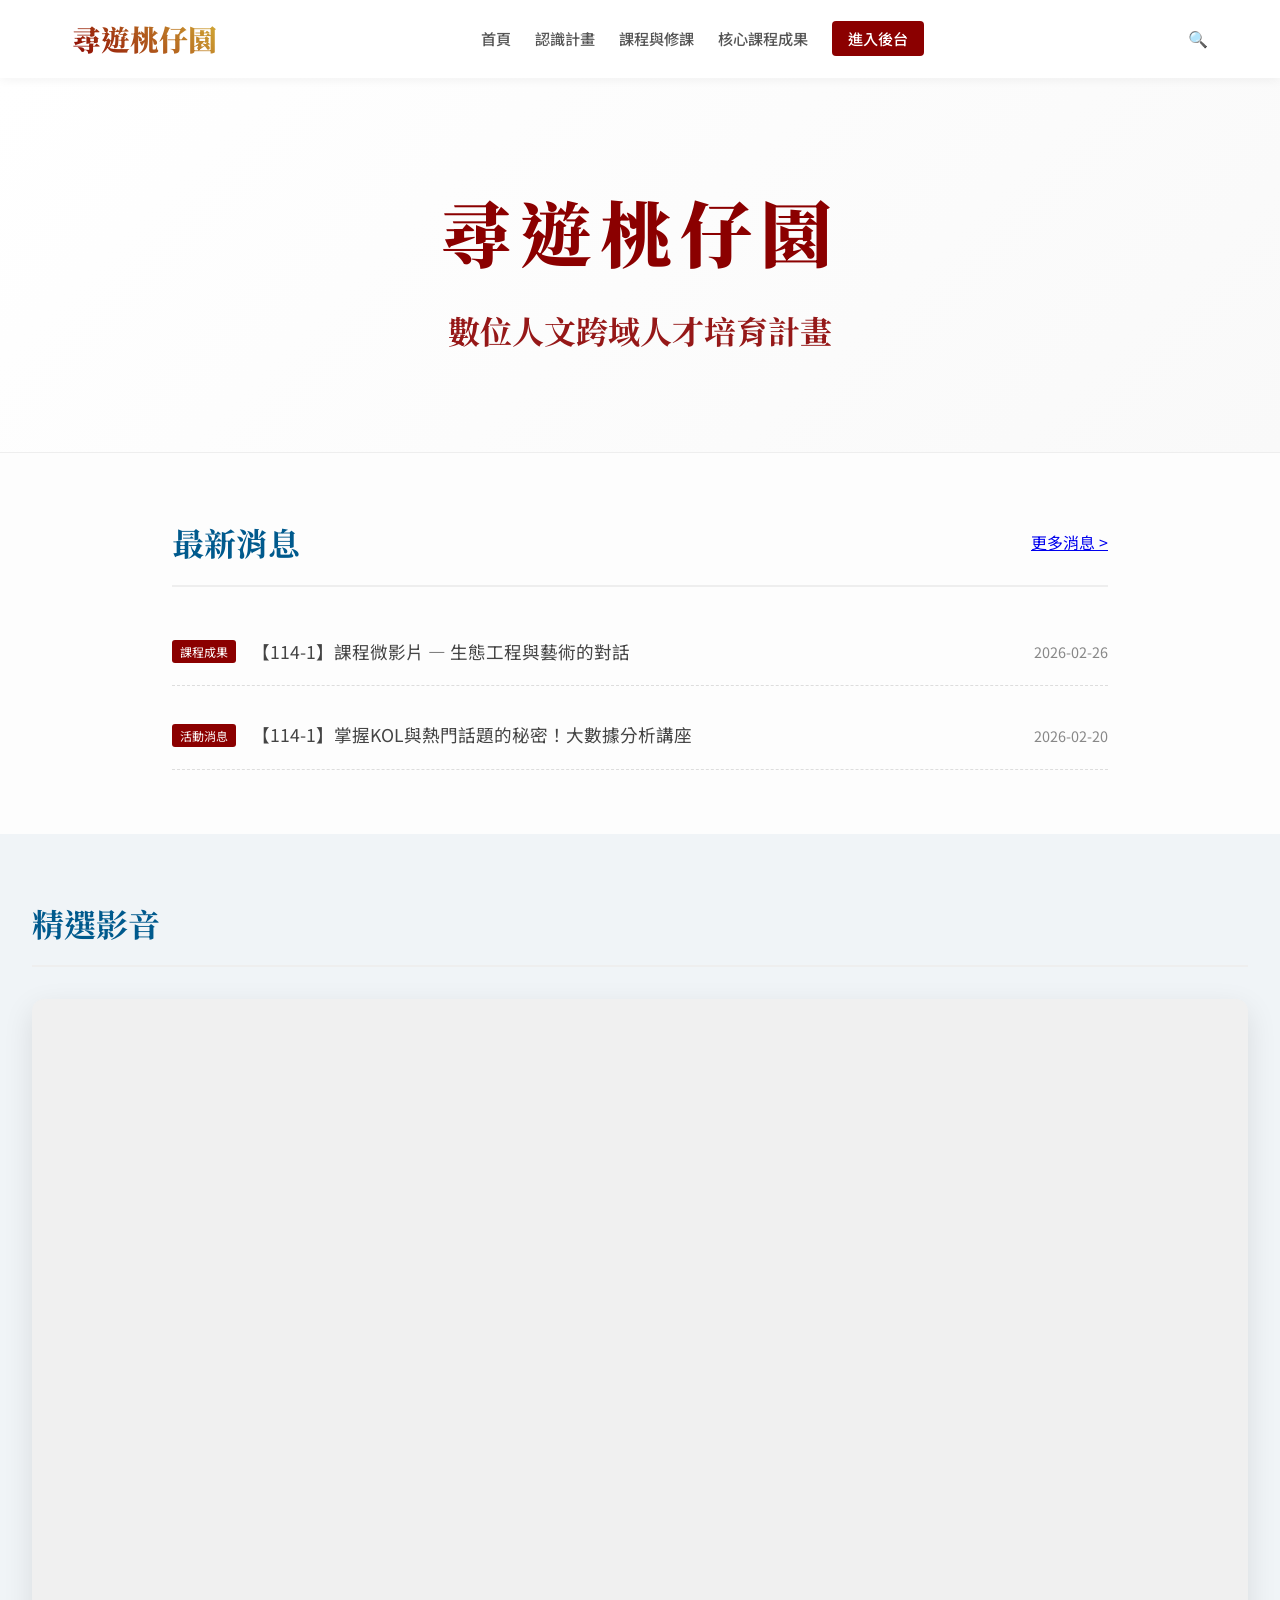
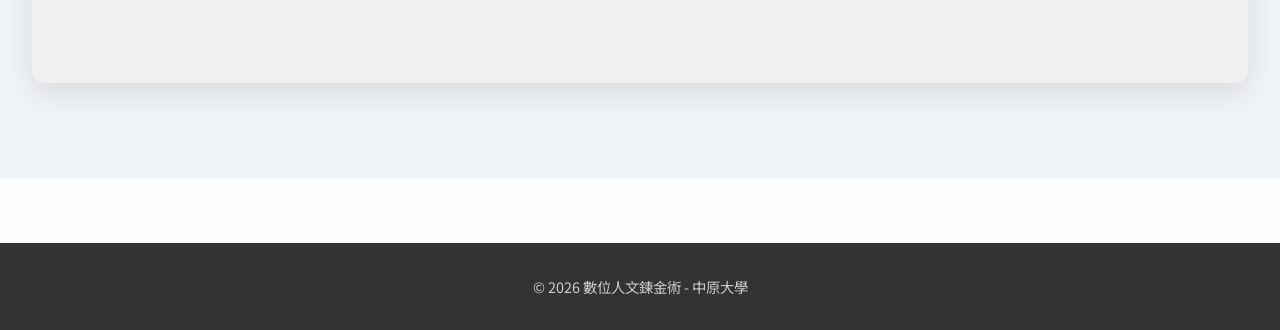
<file: 第一版試做/index.html>
<!DOCTYPE html>
<html lang="zh-Hant">

<head>
    <meta charset="UTF-8">
    <meta name="viewport" content="width=device-width, initial-scale=1.0">
    <title>尋遊桃仔園 - 數位人文跨域人才培育計畫</title>
    <link rel="stylesheet" href="style.css">
    <link
        href="https://fonts.googleapis.com/css2?family=Noto+Serif+TC:wght@400;700;900&family=Noto+Sans+TC:wght@300;400;700&display=swap"
        rel="stylesheet">
</head>

<body>
    <header>
        <div class="top-nav">
            <div class="logo">尋遊桃仔園</div>
            <nav>
                <ul class="nav-links">
                    <li class="dropdown">
                        <a href="#">首頁</a>
                        <ul class="dropdown-content">
                            <li><a href="#">關於我們</a></li>
                            <li><a href="#">計畫架構</a></li>
                        </ul>
                    </li>
                    <li class="dropdown">
                        <a href="#">認識計畫</a>
                    </li>
                    <li class="dropdown">
                        <a href="#">課程與修課</a>
                    </li>
                    <li class="dropdown">
                        <a href="#">核心課程成果</a>
                    </li>
                    <li><a href="admin.html" class="admin-link">進入後台</a></li>
                </ul>
            </nav>
            <div class="search-icon">🔍</div>
        </div>
    </header>

    <main>
        <section class="hero">
            <div class="hero-content">
                <h1 class="main-title">尋遊桃仔園</h1>
                <h2 class="sub-title">數位人文跨域人才培育計畫</h2>
            </div>
        </section>

        <section class="container">
            <div class="section-header">
                <h3 class="section-title">最新消息</h3>
                <a href="#" class="view-more">更多消息 ></a>
            </div>

            <div class="news-list" id="posts-container">
                <!-- Posts will be loaded here via JS -->
                <div class="news-item loading">載入中...</div>
            </div>
        </section>

        <section class="multimedia-section container">
            <div class="section-header">
                <h3 class="section-title">精選影音</h3>
            </div>
            <div class="media-container video-wrapper">
                <iframe src="https://www.youtube.com/embed/dQw4w9WgXcQ" title="YouTube video player" frameborder="0"
                    allow="accelerometer; autoplay; clipboard-write; encrypted-media; gyroscope; picture-in-picture; web-share"
                    allowfullscreen></iframe>
            </div>
        </section>
    </main>

    <footer>
        <p>&copy; 2026 數位人文鍊金術 - 中原大學</p>
    </footer>

    <script src="app.js"></script>
</body>

</html>
</file>
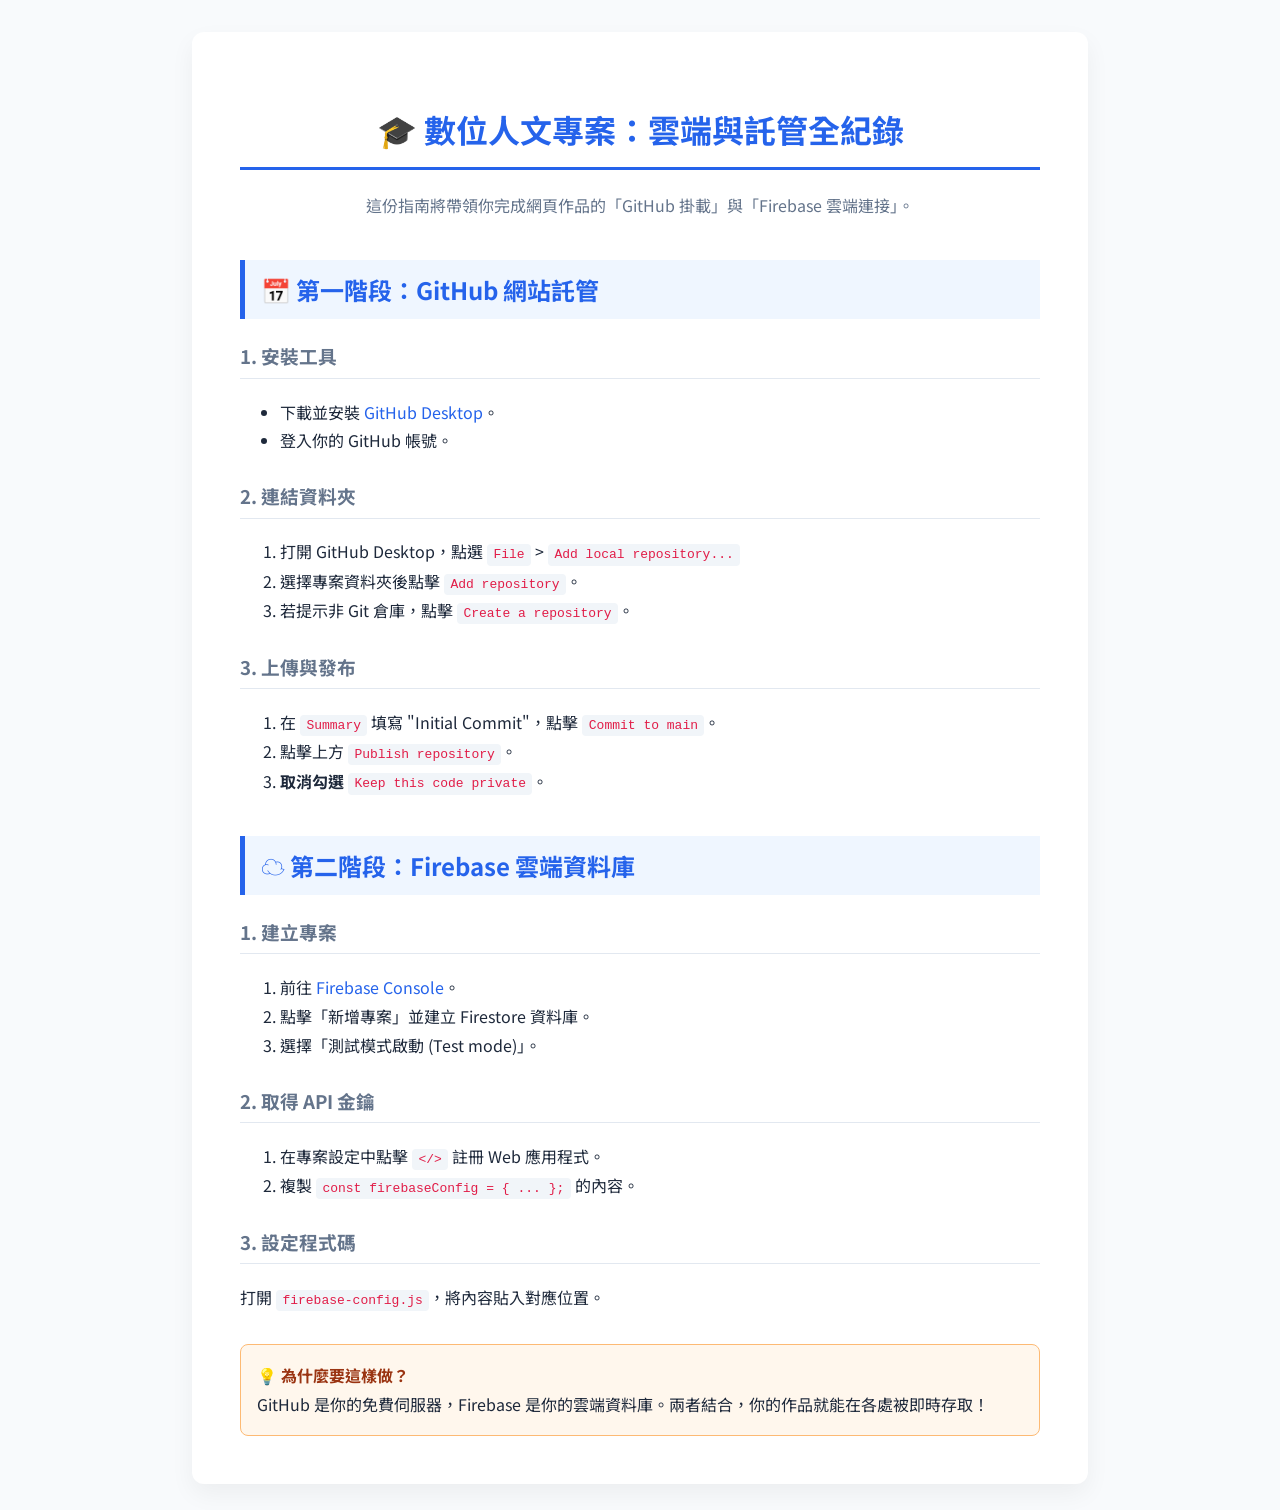
<file: guide.html>
<!DOCTYPE html>
<html lang="zh-Hant">
<head>
    <meta charset="UTF-8">
    <meta name="viewport" content="width=device-width, initial-scale=1.0">
    <title>數位人文專案設定指南</title>
    <link href="https://fonts.googleapis.com/css2?family=Noto+Sans+TC:wght@300;400;700&display=swap" rel="stylesheet">
    <style>
        :root {
            --primary: #2563eb;
            --secondary: #64748b;
            --bg: #f8fafc;
            --card: #ffffff;
            --text: #1e293b;
        }
        body {
            font-family: 'Noto Sans TC', sans-serif;
            background-color: var(--bg);
            color: var(--text);
            line-height: 1.8;
            margin: 0;
            padding: 2rem;
        }
        .container {
            max-width: 800px;
            margin: 0 auto;
            background: var(--card);
            padding: 3rem;
            border-radius: 12px;
            box-shadow: 0 10px 25px rgba(0,0,0,0.05);
        }
        h1 {
            color: var(--primary);
            border-bottom: 3px solid var(--primary);
            padding-bottom: 0.5rem;
            text-align: center;
        }
        h2 {
            color: var(--primary);
            margin-top: 2.5rem;
            background: #eff6ff;
            padding: 0.5rem 1rem;
            border-left: 5px solid var(--primary);
        }
        h3 {
            color: var(--secondary);
            border-bottom: 1px solid #e2e8f0;
            padding-bottom: 0.3rem;
        }
        code {
            background: #f1f5f9;
            padding: 0.2rem 0.4rem;
            border-radius: 4px;
            font-family: monospace;
            color: #e11d48;
        }
        .step {
            margin-bottom: 1.5rem;
        }
        .tip {
            background: #fff7ed;
            border: 1px solid #fdba74;
            padding: 1rem;
            border-radius: 8px;
            margin-top: 2rem;
        }
        .tip strong { color: #9a3412; }
        a { color: var(--primary); text-decoration: none; }
        a:hover { text-decoration: underline; }
    </style>
</head>
<body>
    <div class="container">
        <h1>🎓 數位人文專案：雲端與託管全紀錄</h1>
        <p style="text-align: center; color: #64748b;">這份指南將帶領你完成網頁作品的「GitHub 掛載」與「Firebase 雲端連接」。</p>

        <h2>📅 第一階段：GitHub 網站託管</h2>
        <div class="step">
            <h3>1. 安裝工具</h3>
            <ul>
                <li>下載並安裝 <a href="https://desktop.github.com/" target="_blank">GitHub Desktop</a>。</li>
                <li>登入你的 GitHub 帳號。</li>
            </ul>
        </div>
        <div class="step">
            <h3>2. 連結資料夾</h3>
            <ol>
                <li>打開 GitHub Desktop，點選 <code>File</code> > <code>Add local repository...</code></li>
                <li>選擇專案資料夾後點擊 <code>Add repository</code>。</li>
                <li>若提示非 Git 倉庫，點擊 <code>Create a repository</code>。</li>
            </ol>
        </div>
        <div class="step">
            <h3>3. 上傳與發布</h3>
            <ol>
                <li>在 <code>Summary</code> 填寫 "Initial Commit"，點擊 <code>Commit to main</code>。</li>
                <li>點擊上方 <code>Publish repository</code>。</li>
                <li><strong>取消勾選</strong> <code>Keep this code private</code>。</li>
            </ol>
        </div>

        <h2>☁️ 第二階段：Firebase 雲端資料庫</h2>
        <div class="step">
            <h3>1. 建立專案</h3>
            <ol>
                <li>前往 <a href="https://console.firebase.google.com/" target="_blank">Firebase Console</a>。</li>
                <li>點擊「新增專案」並建立 Firestore 資料庫。</li>
                <li>選擇「測試模式啟動 (Test mode)」。</li>
            </ol>
        </div>
        <div class="step">
            <h3>2. 取得 API 金鑰</h3>
            <ol>
                <li>在專案設定中點擊 <code>&lt;/&gt;</code> 註冊 Web 應用程式。</li>
                <li>複製 <code>const firebaseConfig = { ... };</code> 的內容。</li>
            </ol>
        </div>
        <div class="step">
            <h3>3. 設定程式碼</h3>
            <p>打開 <code>firebase-config.js</code>，將內容貼入對應位置。</p>
        </div>

        <div class="tip">
            <strong>💡 為什麼要這樣做？</strong><br>
            GitHub 是你的免費伺服器，Firebase 是你的雲端資料庫。兩者結合，你的作品就能在各處被即時存取！
        </div>
    </div>
</body>
</html>
</file>
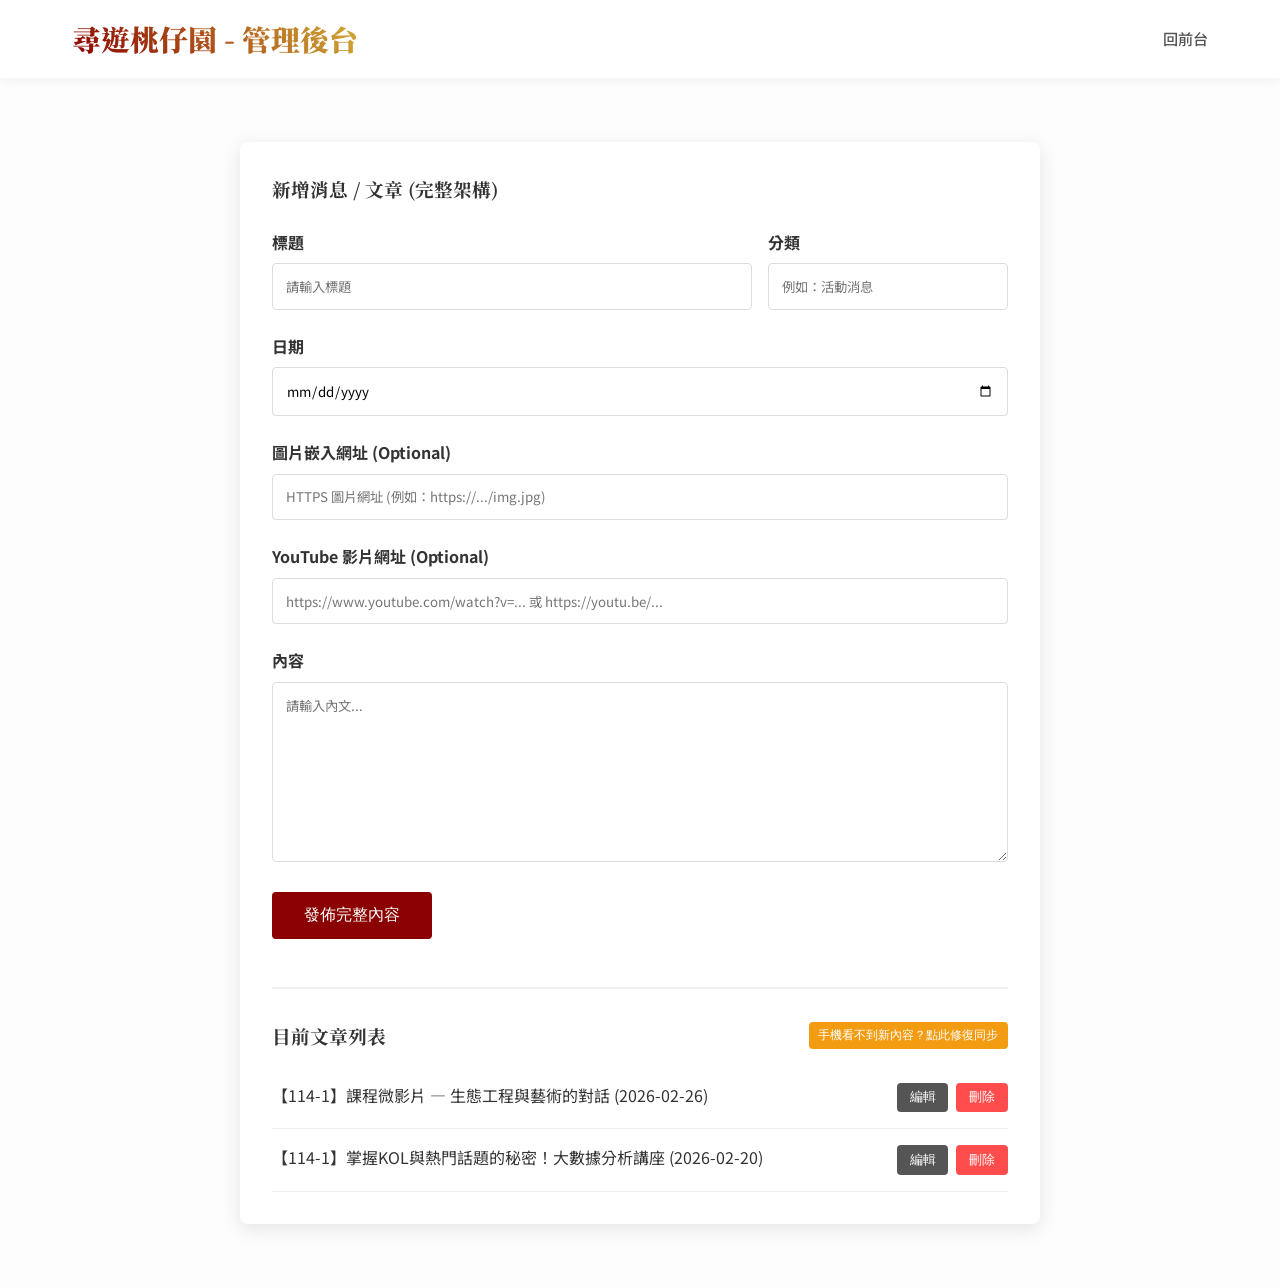
<file: 第一版試做/admin.html>
<!DOCTYPE html>
<html lang="zh-Hant">

<head>
    <meta charset="UTF-8">
    <meta name="viewport" content="width=device-width, initial-scale=1.0">
    <title>管理後台 - 尋遊桃仔園</title>
    <link rel="stylesheet" href="style.css">
    <link
        href="https://fonts.googleapis.com/css2?family=Noto+Serif+TC:wght@400;700;900&family=Noto+Sans+TC:wght@300;400;700&display=swap"
        rel="stylesheet">
    <style>
        .admin-container {
            max-width: 800px;
            margin: 4rem auto;
            padding: 2rem;
            background: white;
            box-shadow: 0 5px 20px rgba(0, 0, 0, 0.1);
            border-radius: 8px;
        }

        .form-group {
            margin-bottom: 1.5rem;
        }

        label {
            display: block;
            margin-bottom: 0.5rem;
            font-weight: bold;
        }

        input,
        textarea {
            width: 100%;
            padding: 0.8rem;
            border: 1px solid #ddd;
            border-radius: 4px;
            font-family: inherit;
        }

        button {
            padding: 0.8rem 2rem;
            background-color: var(--primary-color);
            color: white;
            border: none;
            border-radius: 4px;
            cursor: pointer;
            font-size: 1rem;
        }

        button:hover {
            opacity: 0.9;
        }

        .posts-mgmt-list {
            margin-top: 3rem;
            border-top: 2px solid #eee;
            padding-top: 2rem;
        }

        .mgmt-item {
            display: flex;
            justify-content: space-between;
            padding: 1rem 0;
            border-bottom: 1px solid #eee;
        }

        .btn-delete {
            background-color: #ff4d4d;
            font-size: 0.8rem;
            padding: 0.4rem 0.8rem;
        }
    </style>
</head>

<body>
    <header>
        <div class="top-nav">
            <div class="logo">尋遊桃仔園 - 管理後台</div>
            <nav>
                <ul class="nav-links">
                    <li><a href="index.html">回前台</a></li>
                </ul>
            </nav>
        </div>
    </header>

    <div class="admin-container">
        <h3>新增消息 / 文章 (完整架構)</h3>
        <br>
        <form id="post-form">
            <div class="form-group" style="display: flex; gap: 1rem;">
                <div style="flex: 2;">
                    <label for="title">標題</label>
                    <input type="text" id="title" required placeholder="請輸入標題">
                </div>
                <div style="flex: 1;">
                    <label for="category">分類</label>
                    <input type="text" id="category" placeholder="例如：活動消息" list="categories">
                    <datalist id="categories">
                        <option value="活動消息">
                        <option value="學術研討">
                        <option value="課程成果">
                        <option value="工作坊">
                    </datalist>
                </div>
            </div>
            <div class="form-group">
                <label for="date">日期</label>
                <input type="date" id="date" required>
            </div>
            <div class="form-group">
                <label for="imageUrl">圖片嵌入網址 (Optional)</label>
                <input type="url" id="imageUrl" placeholder="HTTPS 圖片網址 (例如：https://.../img.jpg)">
            </div>
            <div class="form-group">
                <label for="videoUrl">YouTube 影片網址 (Optional)</label>
                <input type="url" id="videoUrl"
                    placeholder="https://www.youtube.com/watch?v=... 或 https://youtu.be/...">
            </div>

            <!-- Real-time Preview Area -->
            <div id="media-preview"
                style="margin-bottom: 2rem; display: none; padding: 1rem; background: #f8f9fa; border: 1px dashed #ccc; border-radius: 8px;">
                <p style="font-size: 0.8rem; color: #666; margin-bottom: 0.5rem;">媒體預覽：</p>
                <div id="preview-container"></div>
            </div>

            <div class="form-group">
                <label for="content">內容</label>
                <textarea id="content" rows="8" placeholder="請輸入內文..."></textarea>
            </div>
            <button type="submit">發佈完整內容</button>
        </form>

        <div class="posts-mgmt-list">
            <div style="display:flex; justify-content:space-between; align-items:center; margin-bottom:1rem;">
                <h3>目前文章列表</h3>
                <button onclick="resetData()"
                    style="background-color: #f39c12; font-size: 0.75rem; padding: 0.3rem 0.6rem;">手機看不到新內容？點此修復同步</button>
            </div>
            <div id="admin-posts-list">
                <!-- Administrative list loaded here -->
            </div>
        </div>
    </div>

    <script>
        let editingPostId = null;

        document.addEventListener('DOMContentLoaded', () => {
            renderAdminPosts();

            // Preview logic
            const imgInput = document.getElementById('imageUrl');
            const videoInput = document.getElementById('videoUrl');

            imgInput.addEventListener('input', updatePreview);
            videoInput.addEventListener('input', updatePreview);

            document.getElementById('post-form').addEventListener('submit', (e) => {
                e.preventDefault();
                const title = document.getElementById('title').value;
                const category = document.getElementById('category').value;
                const date = document.getElementById('date').value;
                const imageUrl = document.getElementById('imageUrl').value;
                const videoUrl = document.getElementById('videoUrl').value;
                const content = document.getElementById('content').value;

                let posts = JSON.parse(localStorage.getItem('posts')) || [];

                if (editingPostId) {
                    // Update existing post
                    posts = posts.map(p => p.id === editingPostId ? {
                        ...p,
                        title, category, date, imageUrl, videoUrl, content
                    } : p);
                    editingPostId = null;
                    document.querySelector('button[type="submit"]').textContent = '發佈完整內容';
                } else {
                    // Create new post
                    const newPost = {
                        id: Date.now(),
                        title: title,
                        category: category,
                        date: date,
                        imageUrl: imageUrl,
                        videoUrl: videoUrl,
                        content: content
                    };
                    posts.unshift(newPost);
                }

                localStorage.setItem('posts', JSON.stringify(posts));
                e.target.reset();
                updatePreview(); // Clear preview after reset
                renderAdminPosts();
                alert('儲存成功！');
            });
        });

        function updatePreview() {
            const imageUrl = document.getElementById('imageUrl').value.trim();
            const videoUrl = document.getElementById('videoUrl').value.trim();
            const previewSection = document.getElementById('media-preview');
            const previewContainer = document.getElementById('preview-container');

            if (imageUrl === '' && videoUrl === '') {
                previewSection.style.display = 'none';
                return;
            }

            previewSection.style.display = 'block';
            let previewHtml = '';

            if (imageUrl) {
                previewHtml += `<div style="margin-bottom:1rem;"><img src="${imageUrl}" style="max-width:200px; border-radius:4px; border:1px solid #ddd;" onerror="this.outerHTML='<p style=\'color:red; font-size:0.8rem;\'>圖片網址無效 (請檢查大小寫)</p>'"></div>`;
            }

            if (videoUrl) {
                const videoId = getYouTubeID(videoUrl);
                if (videoId) {
                    previewHtml += `<div style="color:green; font-size:0.8rem;">✓ YouTube 影片解析成功 (ID: ${videoId})</div>`;
                    previewHtml += `<div style="margin-top:0.5rem;"><iframe width="200" height="112" src="https://www.youtube.com/embed/${videoId}" frameborder="0" allowfullscreen></iframe></div>`;
                    previewHtml += `<div style="font-size:0.7rem; color:#888; margin-top:0.5rem;">※ 若預覽框顯示「錯誤 153」，係因您以本地檔案開啟網頁，發布後點擊連結即可正常觀看。</div>`;
                } else {
                    previewHtml += `<div style="color:red; font-size:0.8rem;">✗ 影片網址格式錯誤，無法解析 ID</div>`;
                }
            }

            previewContainer.innerHTML = previewHtml;
        }

        function getYouTubeID(url) {
            if (!url) return null;
            const regex = /(?:youtube\.com\/(?:[^\/]+\/.+\/|(?:v|e(?:mbed)?)\/|.*[?&]v=)|youtu\.be\/|youtube\.com\/shorts\/|youtube\.com\/live\/)([^"&?\/\s]{11})/i;
            const match = url.match(regex);
            return match ? match[1] : null;
        }

        function renderAdminPosts() {
            const list = document.getElementById('admin-posts-list');
            const posts = JSON.parse(localStorage.getItem('posts')) || [];

            list.innerHTML = '';
            posts.forEach(post => {
                const item = document.createElement('div');
                item.className = 'mgmt-item';
                item.innerHTML = `
                    <span style="flex:1;">${post.title} (${post.date})</span>
                    <div style="display:flex; gap:0.5rem;">
                        <button onclick="editPost(${post.id})" style="background-color: #555; font-size: 0.8rem; padding: 0.4rem 0.8rem;">編輯</button>
                        <button class="btn-delete" onclick="deletePost(${post.id})">刪除</button>
                    </div>
                `;
                list.appendChild(item);
            });
        }

        window.editPost = (id) => {
            const posts = JSON.parse(localStorage.getItem('posts')) || [];
            const post = posts.find(p => p.id === id);
            if (post) {
                editingPostId = id;
                document.getElementById('title').value = post.title;
                document.getElementById('category').value = post.category || '';
                document.getElementById('date').value = post.date;
                document.getElementById('imageUrl').value = post.imageUrl || '';
                document.getElementById('videoUrl').value = post.videoUrl || '';
                document.getElementById('content').value = post.content || '';

                document.querySelector('button[type="submit"]').textContent = '儲存更新內容';
                updatePreview(); // Show preview when editing
                window.scrollTo({ top: 0, behavior: 'smooth' });
            }
        };

        window.deletePost = (id) => {
            if (confirm('確定要刪除嗎？')) {
                let posts = JSON.parse(localStorage.getItem('posts')) || [];
                posts = posts.filter(p => p.id !== id);
                localStorage.setItem('posts', JSON.stringify(posts));
                renderAdminPosts();
            }
        };

        window.resetData = () => {
            if (confirm('這將會清除您目前在「這台設備」上新增的所有文章，並恢復為系統最新的預設內容。確定要執行嗎？')) {
                localStorage.removeItem('posts');
                alert('已清除舊資料，請重新整理頁面。');
                location.reload();
            }
        };
    </script>
</body>

</html>
</file>
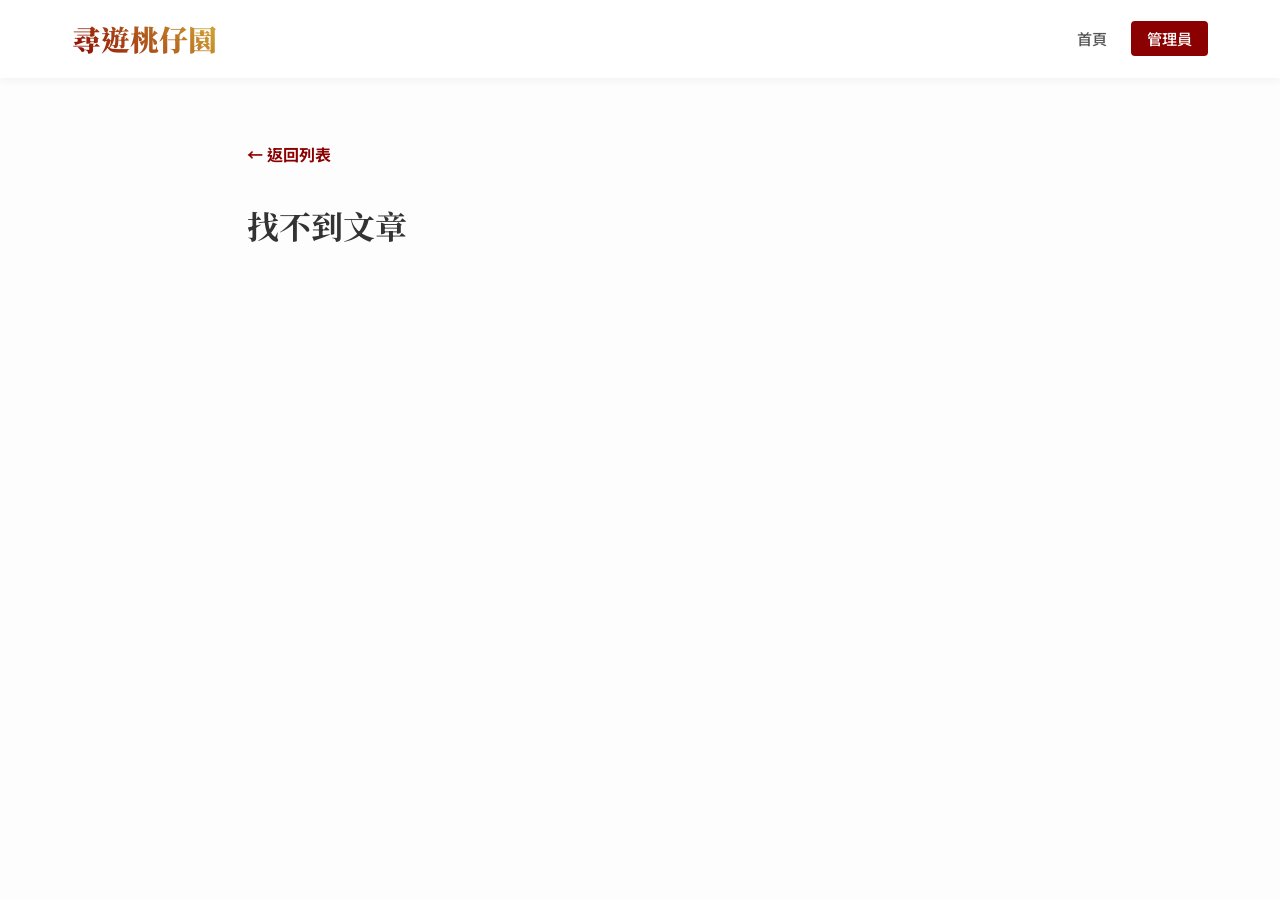
<file: 第一版試做/post.html>
<!DOCTYPE html>
<html lang="zh-Hant">

<head>
    <meta charset="UTF-8">
    <meta name="viewport" content="width=device-width, initial-scale=1.0">
    <title>文章詳情 - 尋遊桃仔園</title>
    <link rel="stylesheet" href="style.css">
    <link
        href="https://fonts.googleapis.com/css2?family=Noto+Serif+TC:wght@400;700;900&family=Noto+Sans+TC:wght@300;400;700&display=swap"
        rel="stylesheet">
    <style>
        .post-detail {
            max-width: 850px;
            margin: 4rem auto;
            padding: 0 2rem;
        }

        .post-header {
            border-bottom: 2px solid var(--secondary-color);
            margin-bottom: 2rem;
            padding-bottom: 1rem;
        }

        .post-meta {
            display: flex;
            gap: 1rem;
            color: #777;
            font-size: 0.9rem;
            margin-bottom: 1rem;
        }

        .post-category {
            background: var(--primary-color);
            color: white;
            padding: 2px 8px;
            border-radius: 4px;
            font-weight: normal;
        }

        .post-title {
            font-size: 2.5rem;
            color: var(--primary-color);
            margin-bottom: 1rem;
            line-height: 1.2;
        }

        .post-content {
            font-size: 1.15rem;
            line-height: 2;
            color: #2c3e50;
            white-space: pre-wrap;
            margin-bottom: 3rem;
        }

        .media-container {
            margin: 2rem 0;
            border-radius: 12px;
            overflow: hidden;
            box-shadow: 0 10px 30px rgba(0, 0, 0, 0.1);
        }

        .media-container img,
        .media-container iframe {
            width: 100%;
            display: block;
        }

        .back-btn {
            display: inline-block;
            margin-bottom: 2rem;
            text-decoration: none;
            color: var(--primary-color);
            font-weight: bold;
            transition: transform 0.2s;
        }

        .back-btn:hover {
            transform: translateX(-5px);
        }
    </style>
</head>

<body>
    <header>
        <div class="top-nav">
            <div class="logo">尋遊桃仔園</div>
            <nav>
                <ul class="nav-links">
                    <li><a href="index.html">首頁</a></li>
                    <li><a href="admin.html" class="admin-link">管理員</a></li>
                </ul>
            </nav>
        </div>
    </header>

    <main class="post-detail">
        <a href="index.html" class="back-btn">← 返回列表</a>
        <div id="post-display">
            <h1>載入中...</h1>
        </div>
    </main>

    <script>
        document.addEventListener('DOMContentLoaded', () => {
            const urlParams = new URLSearchParams(window.location.search);
            const postId = urlParams.get('id');
            const postDisplay = document.getElementById('post-display');

            const posts = JSON.parse(localStorage.getItem('posts')) || [];
            const post = posts.find(p => p.id == postId);

            if (post) {
                let mediaHtml = '';

                // Image Handling
                if (post.imageUrl && post.imageUrl.trim() !== '') {
                    mediaHtml += `
                        <div class="media-container" id="img-container">
                            <img src="${post.imageUrl}" alt="Post Image" 
                                 onerror="handleImgError()">
                        </div>`;
                }

                // Video Handling
                if (post.videoUrl && post.videoUrl.trim() !== '') {
                    const videoId = getYouTubeID(post.videoUrl);
                    if (videoId) {
                        mediaHtml += `
                            <div class="media-container video-wrapper">
                                <iframe src="https://www.youtube.com/embed/${videoId}" 
                                        frameborder="0" 
                                        allow="accelerometer; autoplay; clipboard-write; encrypted-media; gyroscope; picture-in-picture; web-share" 
                                        allowfullscreen></iframe>
                            </div>
                            <div style="text-align:center; margin-top:-1rem; margin-bottom:2rem;">
                                <a href="https://www.youtube.com/watch?v=${videoId}" target="_blank" class="back-btn" style="font-size:0.9rem;">
                                    📺 無法播放？點此前往 YouTube 觀看
                                </a>
                            </div>`;
                    } else {
                        mediaHtml += `
                            <div style="background: #fff5f5; border: 1px solid #feb2b2; padding: 1rem; border-radius: 8px; margin: 1rem 0; color: #c53030;">
                                <strong>影片連結格式不正確：</strong> 目前僅支援 YouTube 影片，請確保網址類似 <code>https://www.youtube.com/watch?v=xxxx</code> 或 <code>https://youtu.be/xxxx</code>。
                            </div>`;
                    }
                }

                postDisplay.innerHTML = `
                    <div class="post-header">
                        <div class="post-meta">
                            <span class="post-category">${post.category || '未分類'}</span>
                            <span class="post-date">${post.date}</span>
                        </div>
                        <h1 class="post-title">${post.title}</h1>
                    </div>
                    ${mediaHtml}
                    <div class="post-content">${post.content || '暫無內文。'}</div>
                `;
            } else {
                postDisplay.innerHTML = '<h1>找不到文章</h1>';
            }
        });

        function handleImgError() {
            const container = document.getElementById('img-container');
            if (container) {
                container.innerHTML = '<p style="padding:40px; text-align:center; color:#888; background:#f9f9f9;">圖片無法顯示，請檢查網址是否正確 (需為包含 .jpg 或 .png 的直接連結)</p>';
            }
        }

        function getYouTubeID(url) {
            if (!url) return null;
            // Robust regex for YouTube IDs (Standard, Shorts, Embeds, etc.)
            const regex = /(?:youtube\.com\/(?:[^\/]+\/.+\/|(?:v|e(?:mbed)?)\/|.*[?&]v=)|youtu\.be\/|youtube\.com\/shorts\/|youtube\.com\/live\/)([^"&?\/\s]{11})/i;
            const match = url.match(regex);
            return match ? match[1] : null;
        }
    </script>
</body>

</html>
</file>
<file: 第一版試做/style.css>
:root {
    --primary-color: #8B0000;
    /* Deep Red */
    --secondary-color: #D4AF37;
    /* Gold */
    --text-color: #333;
    --bg-color: #fdfdfd;
    --nav-bg: rgba(255, 255, 255, 0.95);
    --transition-speed: 0.3s;
}

* {
    margin: 0;
    padding: 0;
    box-sizing: border-box;
}

body {
    font-family: 'Noto Sans TC', sans-serif;
    background-color: var(--bg-color);
    color: var(--text-color);
    line-height: 1.6;
}

h1,
h2,
h3,
.logo {
    font-family: 'Noto Serif TC', serif;
}

/* Header & Nav */
header {
    background: var(--nav-bg);
    box-shadow: 0 2px 10px rgba(0, 0, 0, 0.05);
    position: sticky;
    top: 0;
    z-index: 1000;
}

.top-nav {
    display: flex;
    justify-content: space-between;
    align-items: center;
    max-width: 1200px;
    margin: 0 auto;
    padding: 1rem 2rem;
}

.logo {
    font-size: 1.8rem;
    font-weight: 900;
    color: var(--primary-color);
    background: linear-gradient(45deg, var(--primary-color), var(--secondary-color));
    -webkit-background-clip: text;
    background-clip: text;
    -webkit-text-fill-color: transparent;
}

.nav-links {
    list-style: none;
    display: flex;
    gap: 1.5rem;
}

.nav-links a {
    text-decoration: none;
    color: #555;
    font-weight: 500;
    font-size: 0.95rem;
    transition: color var(--transition-speed);
}

.nav-links a:hover {
    color: var(--primary-color);
}

.admin-link {
    background-color: var(--primary-color);
    color: white !important;
    padding: 0.4rem 1rem;
    border-radius: 4px;
}

/* Dropdown */
.dropdown {
    position: relative;
}

.dropdown-content {
    display: none;
    position: absolute;
    background-color: white;
    min-width: 160px;
    box-shadow: 0 8px 16px rgba(0, 0, 0, 0.1);
    z-index: 1;
    top: 100%;
    border-top: 3px solid var(--primary-color);
}

.dropdown-content li {
    list-style: none;
}

.dropdown-content li a {
    padding: 10px 15px;
    display: block;
}

.dropdown:hover .dropdown-content {
    display: block;
}

/* Hero Section */
.hero {
    background: linear-gradient(135deg, #fff 0%, #f9f9f9 100%);
    padding: 6rem 2rem;
    text-align: center;
    border-bottom: 1px solid #eee;
}

.main-title {
    font-size: 4.5rem;
    font-weight: 900;
    margin-bottom: 1rem;
    color: var(--primary-color);
    letter-spacing: 0.5rem;
}

.sub-title {
    font-size: 2rem;
    color: var(--primary-color);
    opacity: 0.9;
    font-weight: 700;
    margin-top: 1rem;
}

/* Main Container */
.container {
    max-width: 1000px;
    margin: 4rem auto;
    padding: 0 2rem;
}

.section-header {
    display: flex;
    justify-content: space-between;
    align-items: center;
    margin-bottom: 2rem;
    border-bottom: 2px solid #eee;
    padding-bottom: 1rem;
}

.section-title {
    font-size: 2rem;
    color: #005a8d;
    /* Matches the image's blue text */
    position: relative;
}

.news-list {
    display: flex;
    flex-direction: column;
    gap: 1rem;
}

.news-item {
    padding: 1.2rem 0;
    border-bottom: 1px dashed #ddd;
    display: flex;
    justify-content: space-between;
    align-items: center;
    transition: transform 0.2s;
}

.news-content {
    display: flex;
    align-items: center;
    gap: 1rem;
}

.category-tag {
    background-color: var(--primary-color);
    color: white;
    font-size: 0.75rem;
    padding: 2px 8px;
    border-radius: 3px;
    font-weight: normal;
    white-space: nowrap;
}

.news-item a {
    text-decoration: none;
    color: #444;
    font-size: 1.1rem;
    font-family: 'Noto Sans TC', sans-serif;
}

.media-container {
    margin: 2rem 0;
    border-radius: 12px;
    overflow: hidden;
    box-shadow: 0 10px 30px rgba(0, 0, 0, 0.1);
    position: relative;
    background: #f0f0f0;
}

.media-container.video-wrapper {
    padding-top: 56.25%;
    /* 16:9 Aspect Ratio */
    height: 0;
}

.media-container iframe {
    position: absolute;
    top: 0;
    left: 0;
    width: 100%;
    height: 100%;
    border: 0;
}

.media-container img {
    max-width: 100%;
    height: auto;
    display: block;
    margin: 0 auto;
}

.news-item .date {
    color: #888;
    font-size: 0.9rem;
}

/* Video Section */
.multimedia-section {
    background-color: #f0f4f7;
    padding: 4rem 2rem;
    max-width: 100%;
}

.video-container {
    max-width: 1000px;
    margin: 0 auto;
    box-shadow: 0 10px 30px rgba(0, 0, 0, 0.1);
    border-radius: 8px;
    overflow: hidden;
}

footer {
    text-align: center;
    padding: 2rem;
    background-color: #333;
    color: #ccc;
    font-size: 0.9rem;
}

@media (max-width: 768px) {
    .main-title {
        font-size: 2.5rem;
    }

    .sub-title {
        font-size: 1.2rem;
    }

    .nav-links {
        display: none;
    }

    /* Simplified for mobile demo */
}
</file>
